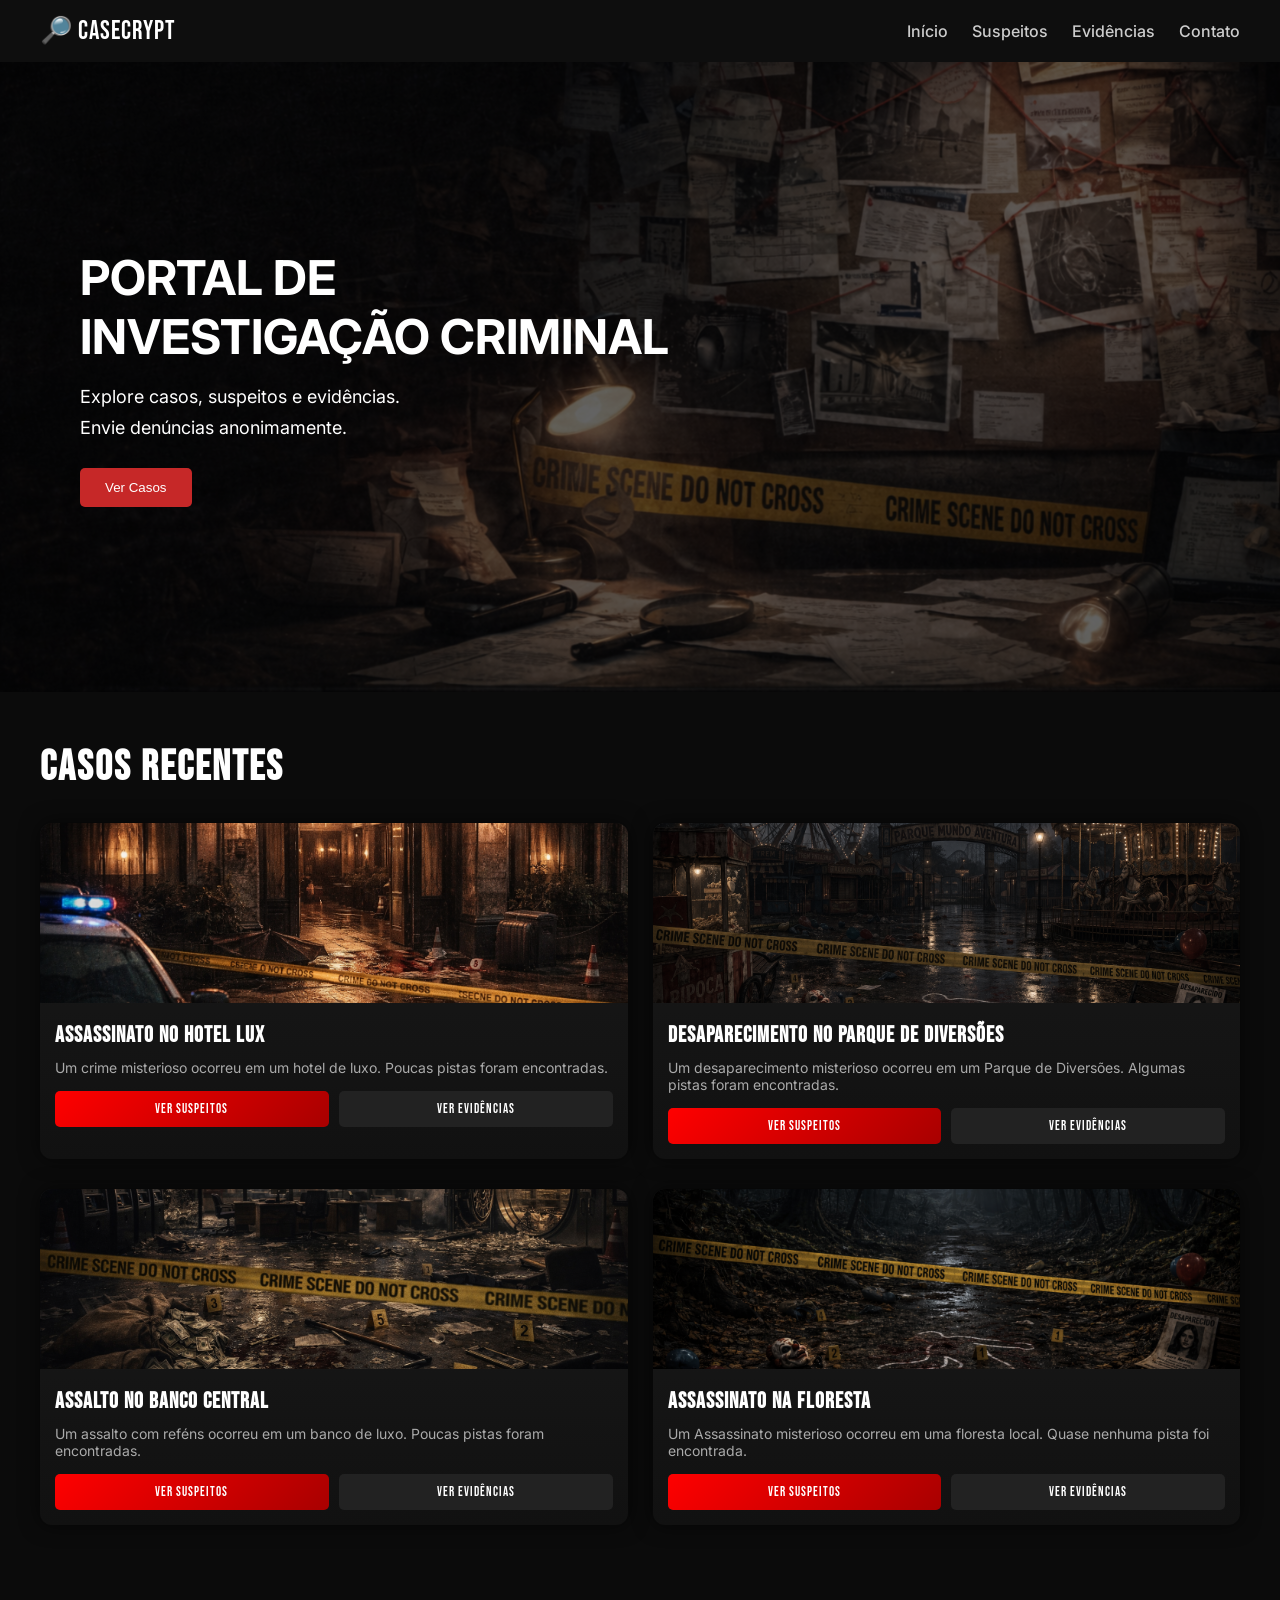
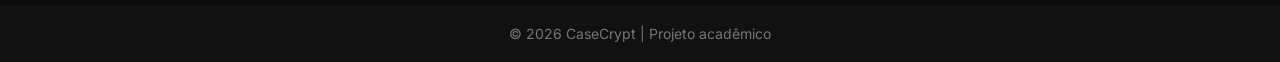
<file: index.html>
<!DOCTYPE html>
<html lang="pt-br">
<head>
    <meta charset="UTF-8">
    <meta name="viewport" content="width=device-width, initial-scale=1.0">
    <title>CaseCrypt</title>

    <link rel="stylesheet" href="style.css">

    <link href="https://fonts.googleapis.com/css2?family=Bebas+Neue&family=Inter:wght@300;400;500&display=swap" rel="stylesheet">

</head>
<body>
    <header class="navbar">
        <div class="logo">🔎 CaseCrypt</div>

        <nav class="menu">
            <a href="index.html">Início</a>
            <a href="suspeito.html">Suspeitos</a>
            <a href="evidencia.html">Evidências</a>
            <a href="forms.html">Contato</a>
        </nav>
    </header>

    <section class="banner">

    <img src="imagem-principal.png" class="bg">

    <div class="overlay">
        <div class="content">
            <h1>PORTAL DE INVESTIGAÇÃO CRIMINAL</h1>
            <p>Explore casos, suspeitos e evidências.</p>
            <p>Envie denúncias anonimamente.</p>
            <button>Ver Casos</button>
        </div>
    </div>

</section>

    <section class="casos-section">

        <h2 class="titulo-secao">Casos recentes</h2>

        <div class="casos-grid">
            <div class="caso-card">
                <img src="hotellux.png">

            <div class="caso-info">
                <h3>Assassinato no Hotel Lux</h3>
                <p>Um crime misterioso ocorreu em um hotel de luxo. Poucas pistas foram encontradas.</p>

            <div class="botoes">
                <a href="suspeito.html" class="btn">Ver suspeitos</a>
                <a href="evidencia.html" class="btn secundario">Ver Evidências</a>
            </div>
            </div>
            </div>

            <div class="caso-card">
                <img src="parqued.png">

            <div class="caso-info">
                <h3>Desaparecimento no Parque de Diversões</h3>
                <p>Um desaparecimento misterioso ocorreu em um Parque de Diversões. Algumas pistas foram encontradas.</p>

            <div class="botoes">
                <a href="suspeito.html" class="btn">Ver suspeitos</a>
                <a href="evidencia.html" class="btn secundario">Ver Evidências</a>
            </div>
            </div>
            </div>
            </div>

         <div class="casos-grid">

             <div class="caso-card">
                 <img src="bancocase.png">
                 
                 <div class="caso-info">
                     <h3>Assalto no Banco Central</h3>
                     <p>Um assalto com reféns ocorreu em um banco de luxo. Poucas pistas foram encontradas.</p>
                     
                     <div class="botoes">
                         <a href="suspeito.html" class="btn">Ver suspeitos</a>
                         <a href="evidencia.html" class="btn secundario">Ver Evidências</a>
                        </div>
                    </div>
                </div>
                
                <div class="caso-card">
                    <img src="florestacase.png">
                    
                    <div class="caso-info">
                        <h3>Assassinato na floresta</h3>
                        <p>Um Assassinato misterioso ocorreu em uma floresta local. Quase nenhuma pista foi encontrada.</p>
                        
                        <div class="botoes">
                            <a href="suspeito.html" class="btn">Ver suspeitos</a>
                            <a href="evidencia.html" class="btn secundario">Ver Evidências</a>
                        </div>
                    </div>
                </div>
            </div>

    </section>

    <footer class="footer-bottom">
        <p>© 2026 CaseCrypt | Projeto acadêmico</p>
    </footer>
</body>
</html>
</file>
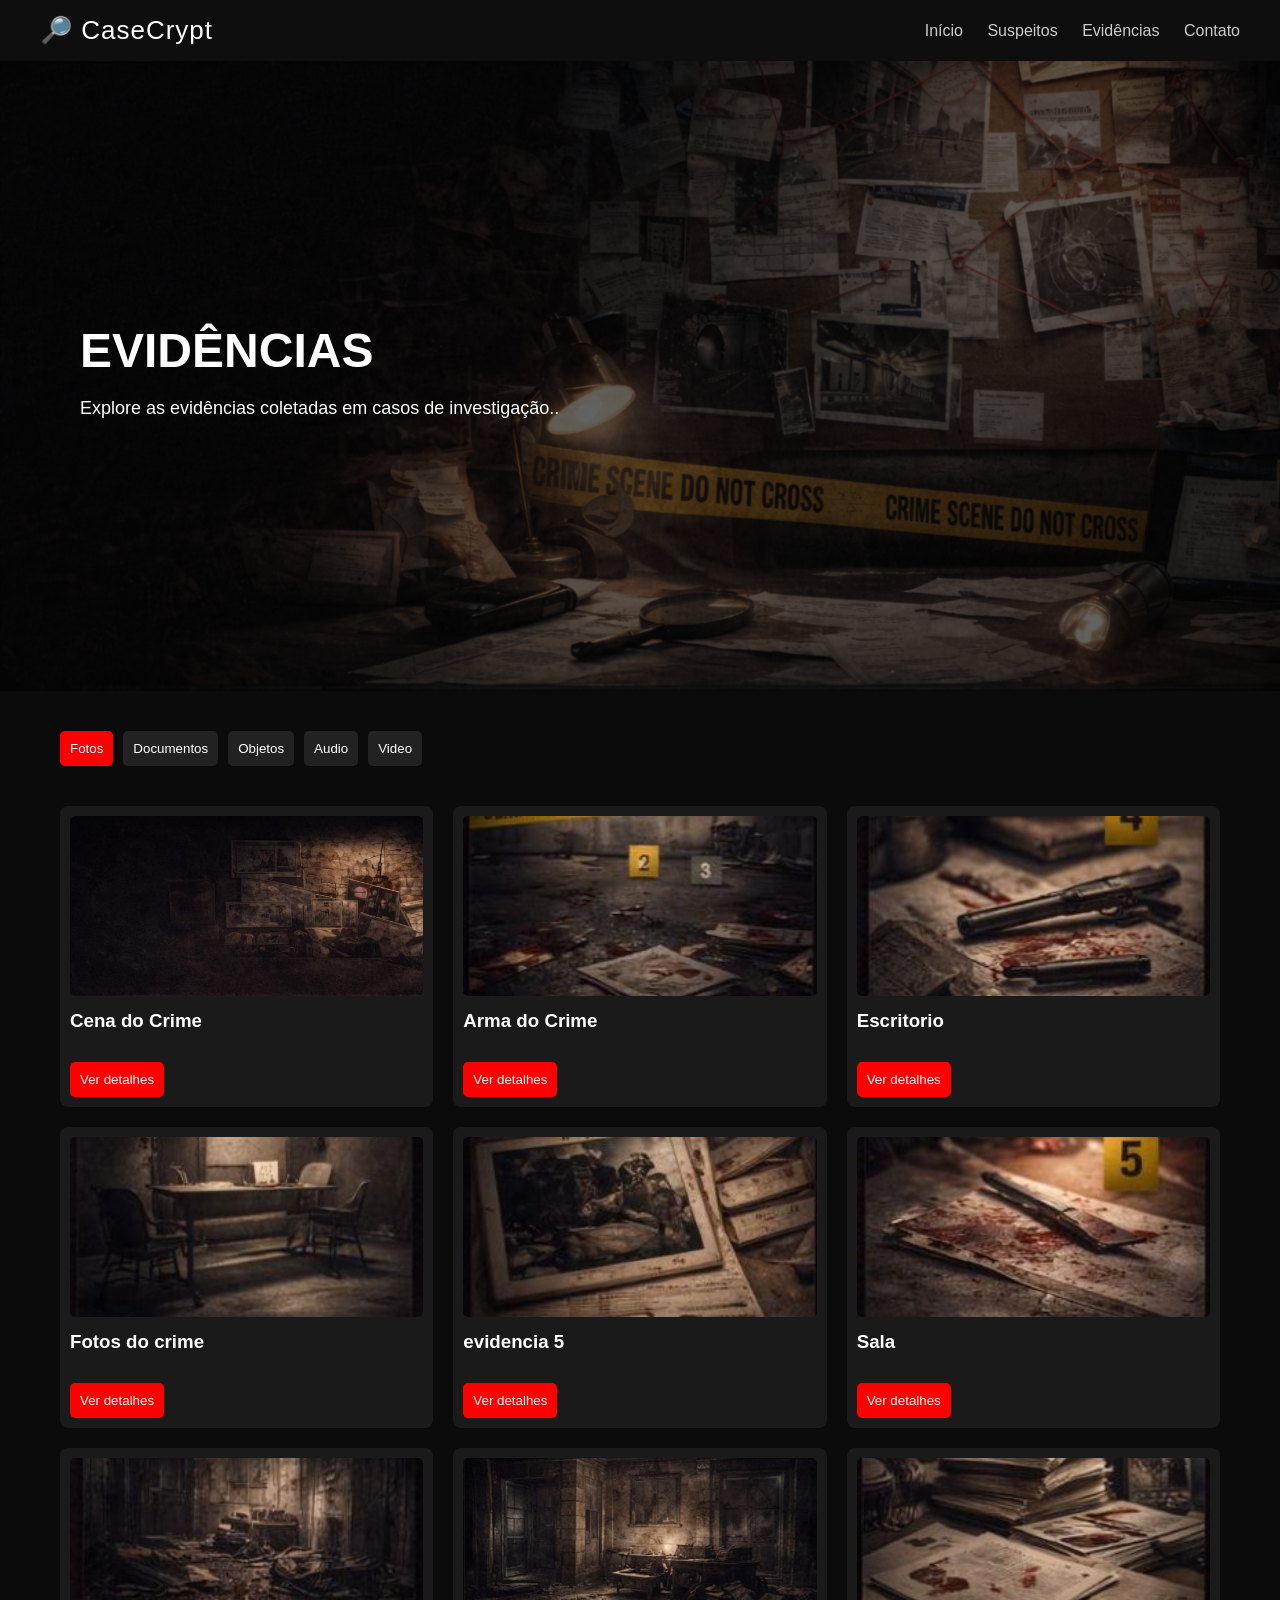
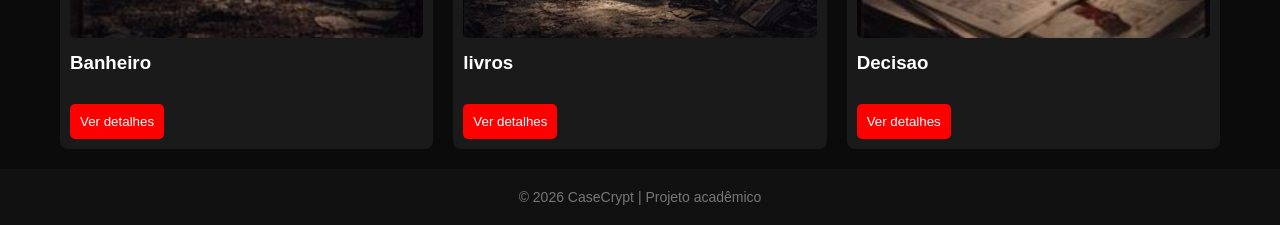
<file: evidencia.html>
<!DOCTYPE html>
<html lang="pt-br">
<head>
    <meta charset="UTF-8">
    <meta name="viewport" content="width=device-width, initial-scale=1.0">
    <title>Evidências</title>
    <link rel="stylesheet" href="style.css">
</head>
<body>  

    <header class="navbar">
        <div class="logo">🔎 CaseCrypt</div>

        <nav class="menu">
            <a href="index.html">Início</a>
            <a href="suspeito.html">Suspeitos</a>
            <a href="evidencia.html">Evidências</a>
            <a href="forms.html">Contato</a>
        </nav>
    </header>

    <section class="banner">

    <img src="imagem-principal.png" class="bg">

    <div class="overlay">
        <div class="content">
            <h1>EVIDÊNCIAS</h1>
            <p>Explore as evidências coletadas em casos de investigação..</p>
        </div>
    </div>

</section>

    <div class="filtros">
        <button class="active">Fotos</button>
        <button> Documentos</button>
        <button>Objetos</button>
        <button> Audio</button>
        <button> Video </button>
    </div>

    <section class="grid">

        <div class ="card">
            <img src="img1.png.jpeg">
            <h3> Cena do Crime</h3>
            <button> Ver detalhes</button>
        </div>

        <div class ="card">
            <img src="img2.png.jpeg">
            <h3> Arma do Crime</h3>
            <button> Ver detalhes</button>
        </div>

          <div class ="card">
            <img src="img3.png.jpeg">
            <h3>Escritorio</h3>
            <button> Ver detalhes</button>
        </div>

        <div class ="card">
            <img src="img4.png.jpeg">
            <h3> Fotos do crime</h3>
            <button> Ver detalhes</button>
        </div>

        <div class ="card">
            <img src="img5.png.jpeg">
            <h3> evidencia 5</h3>
            <button> Ver detalhes</button>
        </div>

        <div class ="card">
            <img src="img6.png.jpeg">
            <h3> Sala</h3>
            <button> Ver detalhes</button>
        </div>
    
          <div class ="card">
            <img src="img7.png.jpeg">
            <h3> Banheiro</h3>
            <button> Ver detalhes</button>
        </div>

        <div class ="card">
            <img src="img8.png.jpeg">
            <h3>livros</h3>
            <button> Ver detalhes</button>
        </div>
        
        <div class ="card">
            <img src="img9.png.jpeg">
            <h3> Decisao</h3>
            <button> Ver detalhes</button>
        </div>
    </section>

     <footer class="footer-bottom">
        <p>© 2026 CaseCrypt | Projeto acadêmico</p>
    </footer>

</body>
</html>
</file>
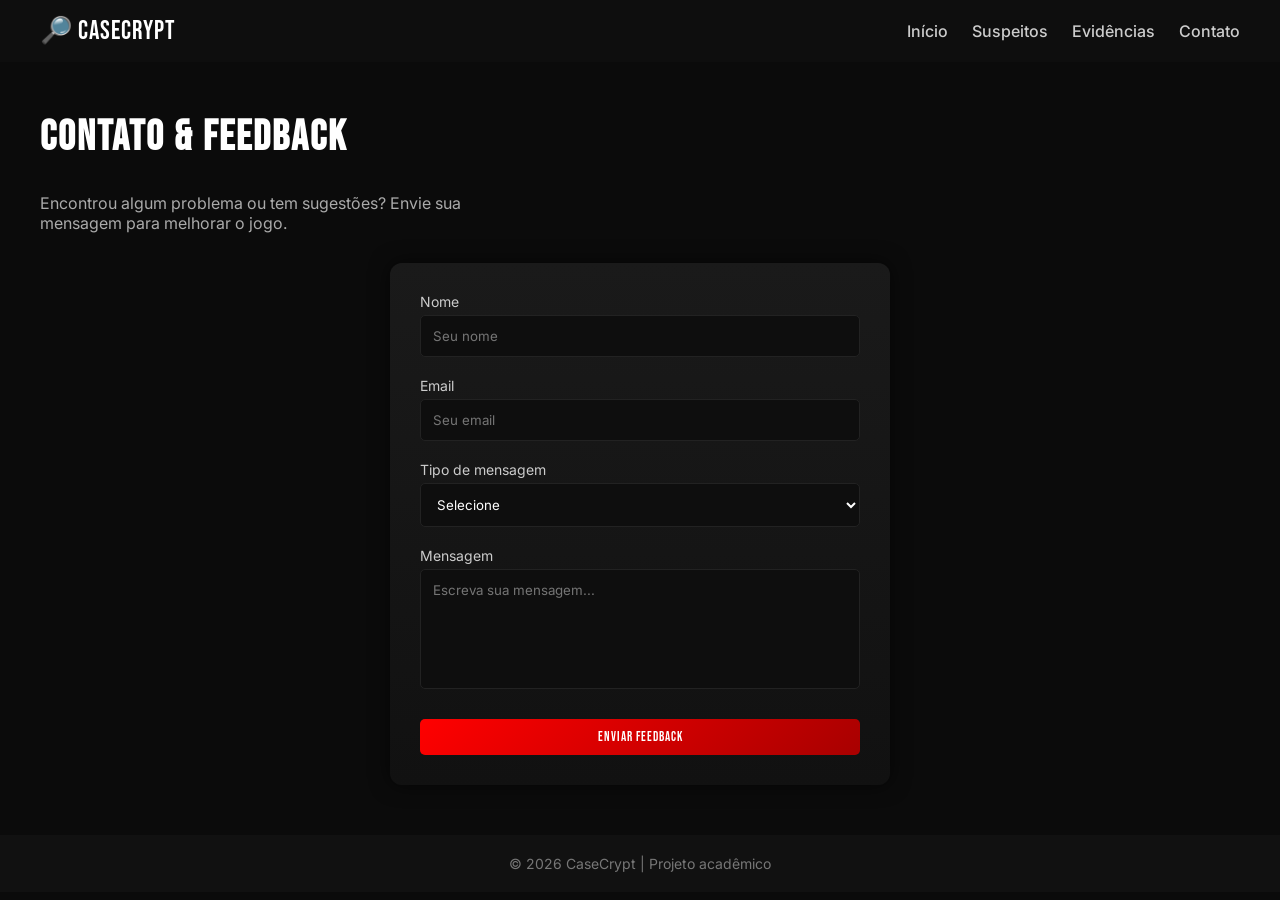
<file: forms.html>
<!DOCTYPE html>
<html lang="pt-br">
<head>
    <meta charset="UTF-8">
    <meta name="viewport" content="width=device-width, initial-scale=1.0">
    <title>CaseCrypt</title>

    <link rel="stylesheet" href="style.css">

    <link href="https://fonts.googleapis.com/css2?family=Bebas+Neue&family=Inter:wght@300;400;500&display=swap" rel="stylesheet">

</head>
<body>
    <header class="navbar">
        <div class="logo">🔎 CaseCrypt</div>

        <nav class="menu">
            <a href="index.html">Início</a>
            <a href="suspeito.html">Suspeitos</a>
            <a href="evidencia.html">Evidências</a>
            <a href="forms.html">Contato</a>
        </nav>
    </header>

    <section class="casos-section">
        <h2 class="titulo-secao">Contato & Feedback</h2>
        <p class="subtitulo">
        Encontrou algum problema ou tem sugestões? Envie sua mensagem para melhorar o jogo.
        </p>

        <div class="form-container">

            <form class="formulario">

            <div class="input-grupo">
                <label>Nome</label>
                <input type="text" placeholder="Seu nome" required>
            </div>

            <div class="input-grupo">
                <label>Email</label>
                <input type="email" placeholder="Seu email" required>
            </div>

            <div class="input-grupo">
                <label>Tipo de mensagem</label>
                <select required>
                    <option value="">Selecione</option>
                    <option>Sugestão</option>
                    <option>Crítica</option>
                    <option>Bug encontrado</option>
                    <option>Elogio</option>
                </select>
            </div>

            <div class="input-grupo">
                <label>Mensagem</label>
                <textarea placeholder="Escreva sua mensagem..." required></textarea>
            </div>

            <button type="submit" class="btn">Enviar Feedback</button>

        </form>

    </div>

    </section>

    <footer class="footer-bottom">
        <p>© 2026 CaseCrypt | Projeto acadêmico</p>
    </footer>
</body>
</html>
</file>
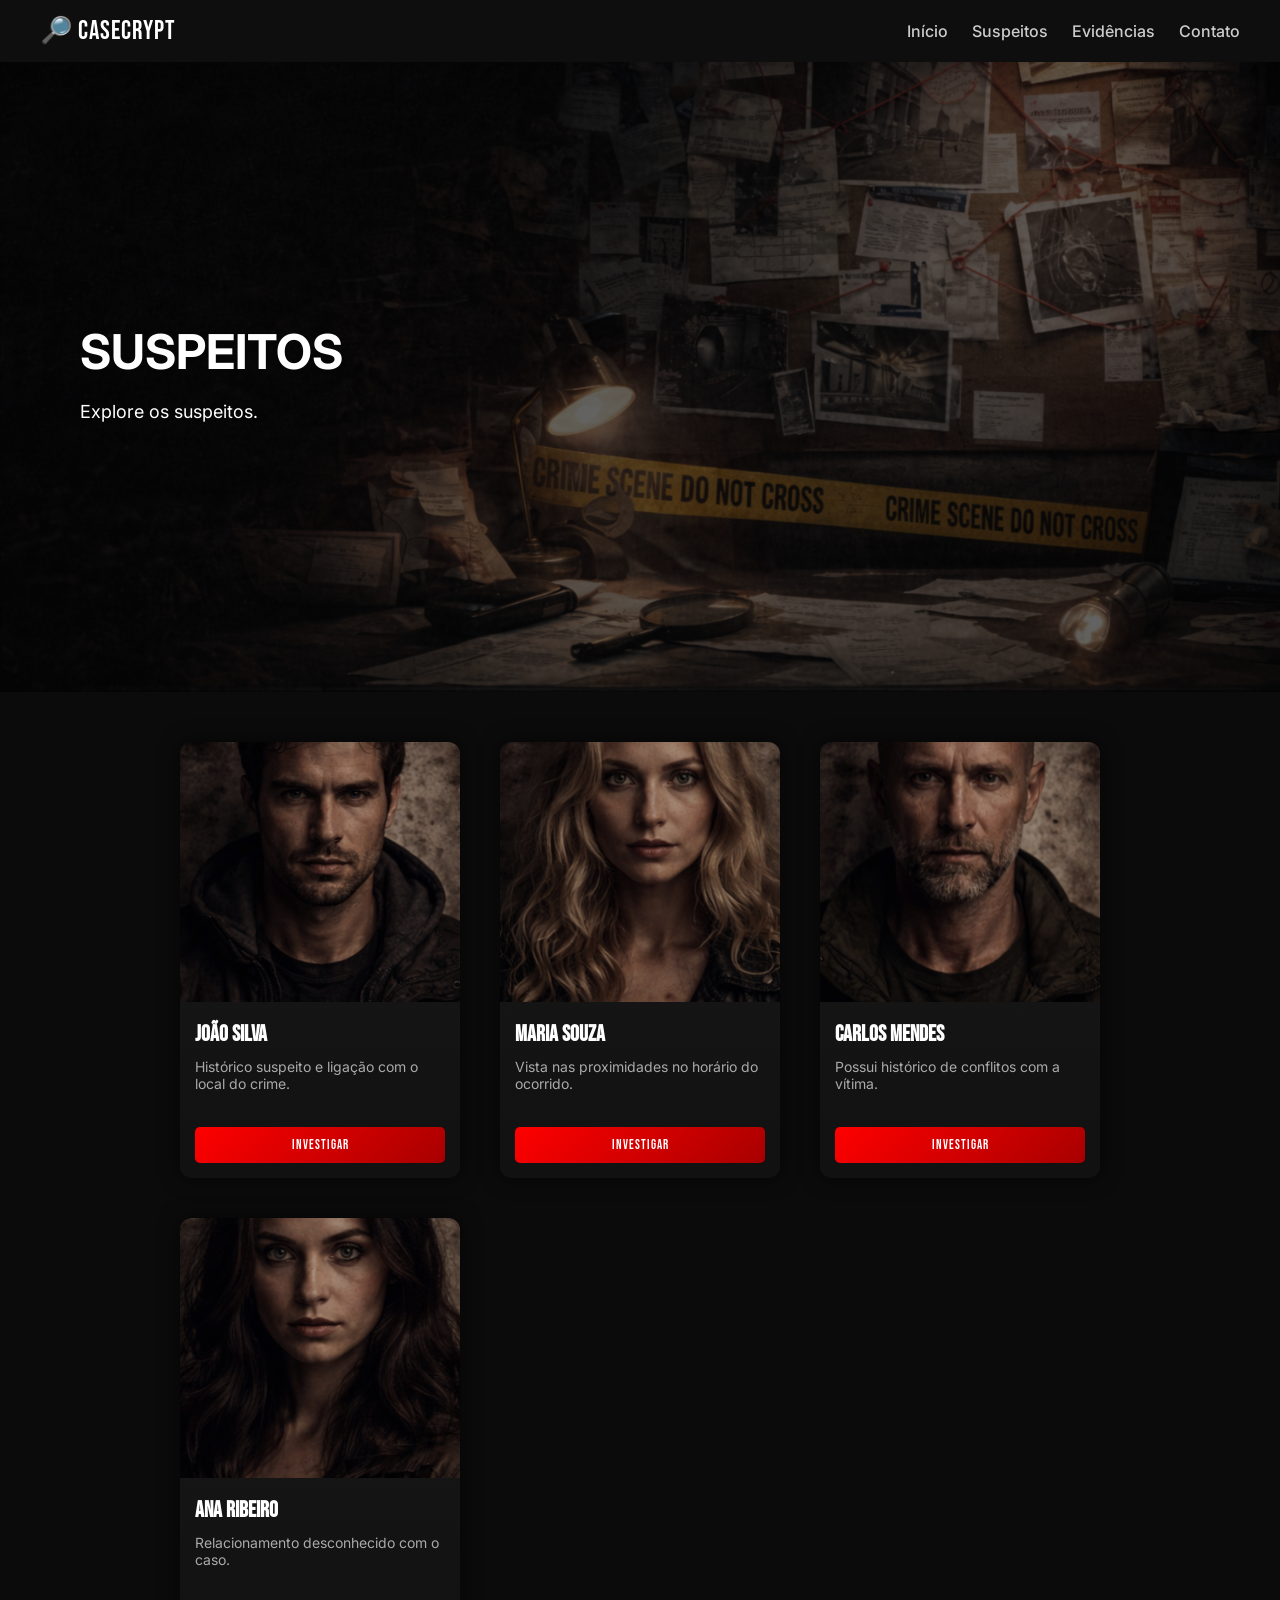
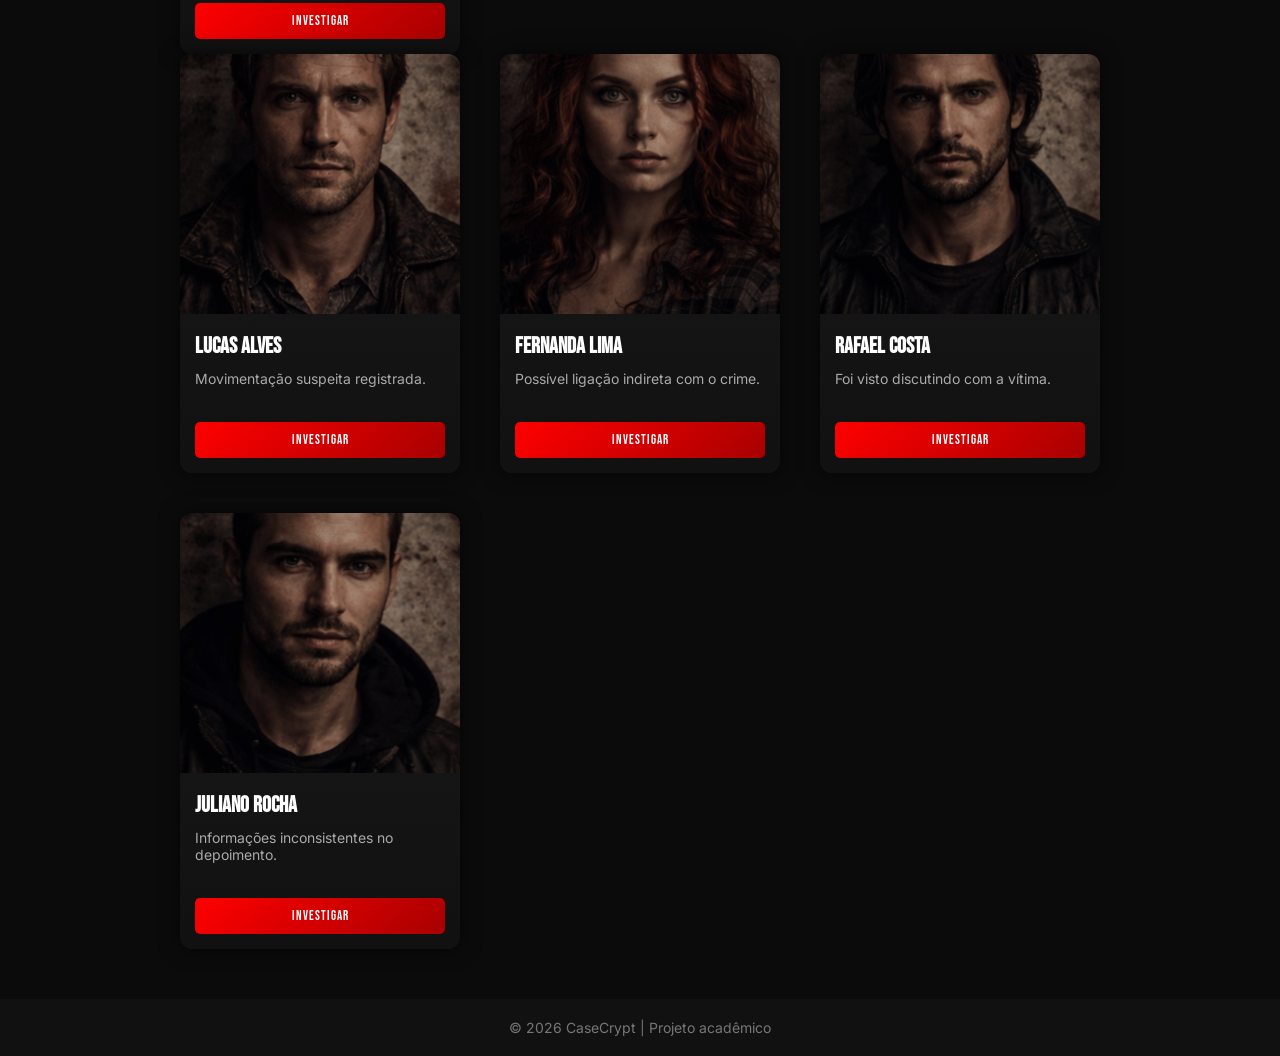
<file: suspeito.html>
<!DOCTYPE html>
<html lang="pt-br">
<head>
    <meta charset="UTF-8">
    <meta name="viewport" content="width=device-width, initial-scale=1.0">
    <title>CaseCrypt</title>

    <link rel="stylesheet" href="style.css">

    <link href="https://fonts.googleapis.com/css2?family=Bebas+Neue&family=Inter:wght@300;400;500&display=swap" rel="stylesheet">

</head>
<body>
      <header class="navbar">
        <div class="logo">🔎 CaseCrypt</div>

        <nav class="menu">
            <a href="index.html">Início</a>
            <a href="suspeito.html">Suspeitos</a>
            <a href="evidencia.html">Evidências</a>
            <a href="forms.html">Contato</a>
        </nav>
    </header>

    <section class="banner">

    <img src="imagem-principal.png" class="bg">

    <div class="overlay">
        <div class="content">
            <h1>SUSPEITOS</h1>
            <p>Explore os suspeitos.</p>
        </div>
    </div>

</section>

    <section class="casos-section">

        <div class="suspeitos-grid">

            <div class="suspeito-card">
            <img src="Suspeito1.png">
            <div class="suspeito-info">
                <h3>João Silva</h3>
                <p>Histórico suspeito e ligação com o local do crime.</p>
                <button class="btn">Investigar</button>
            </div>
            </div>

            <div class="suspeito-card">
            <img src="suspeita3.png">
            <div class="suspeito-info">
                <h3>Maria Souza</h3>
                <p>Vista nas proximidades no horário do ocorrido.</p>
                <button class="btn">Investigar</button>
            </div>
        </div>

            <div class="suspeito-card">
            <img src="suspeito2.png">
            <div class="suspeito-info">
                <h3>Carlos Mendes</h3>
                <p>Possui histórico de conflitos com a vítima.</p>
                <button class="btn">Investigar</button>
            </div>
        </div>

        <div class="suspeito-card">
            <img src="suspeita5.png">
            <div class="suspeito-info">
                <h3>Ana Ribeiro</h3>
                <p>Relacionamento desconhecido com o caso.</p>
                <button class="btn">Investigar</button>
            </div>
            </div>
        </div>

        <div class="suspeitos-grid">

        <div class="suspeito-card">
            <img src="suspeito4.png">
            <div class="suspeito-info">
                <h3>Lucas Alves</h3>
                <p>Movimentação suspeita registrada.</p>
                <button class="btn">Investigar</button>
            </div>
        </div>

        <div class="suspeito-card">
            <img src="suspeita6.png">
            <div class="suspeito-info">
                <h3>Fernanda Lima</h3>
                <p>Possível ligação indireta com o crime.</p>
                <button class="btn">Investigar</button>
            </div>
        </div>

          <div class="suspeito-card">
            <img src="suspeito7.png">
            <div class="suspeito-info">
                <h3>Rafael Costa</h3>
                <p>Foi visto discutindo com a vítima.</p>
                <button class="btn">Investigar</button>
            </div>
        </div>

        <div class="suspeito-card">
            <img src="suspeito8.png">
            <div class="suspeito-info">
                <h3>Juliano Rocha</h3>
                <p>Informações inconsistentes no depoimento.</p>
                <button class="btn">Investigar</button>
            </div>
        </div>

        </div>

    </section>

    <footer class="footer-bottom">
        <p>© 2026 CaseCrypt | Projeto acadêmico</p>
    </footer>
</body>
</html>
</file>
<file: style.css>
* {
    margin: 0;
    padding: 0;
    box-sizing: border-box;
}

body {
    background: #0b0b0b;
    color: #fff;
    font-family: 'Inter', sans-serif;
}

.navbar {
    display: flex;
    justify-content: space-between;
    align-items: center;
    padding: 15px 40px;
    background: rgba(15, 15, 15, 0.9);
    backdrop-filter: blur(5px);
    position: sticky;
    top: 0;
    z-index: 100;
}

.logo {
    font-family: 'Bebas Neue', sans-serif;
    font-size: 26px;
    letter-spacing: 1px;
}

.menu a {
    margin-left: 20px;
    text-decoration: none;
    color: #ccc;
    transition: 0.3s;
    font-weight: 500;
}

.menu a:hover {
    color: red;
}

.casos-section {
    padding: 50px 40px;
}

.titulo-secao {
    font-family: 'Bebas Neue', sans-serif;
    font-size: 42px;
    margin-bottom: 30px;
    letter-spacing: 2px;
}

.casos-grid {
    display: grid;
    grid-template-columns: repeat(auto-fit, minmax(300px, 1fr));
    gap: 25px;
    margin-bottom: 30px;
}

.caso-card {
    background: linear-gradient(180deg, #1a1a1a, #111);
    border-radius: 12px;
    overflow: hidden;
    box-shadow: 0 0 20px rgba(0,0,0,0.6);
    transition: 0.4s;
    position: relative;
}

.caso-card:hover {
    transform: translateY(-10px) scale(1.02);
    box-shadow: 0 0 25px rgba(255, 0, 0, 0.2);
}

.caso-card img {
    width: 100%;
    height: 180px;
    object-fit: cover;
}

.caso-info {
    padding: 15px;
}

.caso-info h3 {
    font-family: 'Bebas Neue', sans-serif;
    font-size: 22px;
    margin-bottom: 10px;
    letter-spacing: 1px;
}

.caso-info p {
    font-size: 14px;
    color: #aaa;
    margin-bottom: 15px;
}

.botoes {
    display: flex;
    gap: 10px;
}

.btn {
    flex: 1;
    text-align: center;
    padding: 10px;
    background: linear-gradient(135deg, #ff0000, #a80000);
    color: white;
    text-decoration: none;
    border-radius: 5px;
    font-size: 13px;
    font-family: 'Bebas Neue', sans-serif;
    letter-spacing: 1px;
    transition: 0.3s;
}

.btn:hover {
    transform: scale(1.05);
    background: linear-gradient(135deg, #ff1a1a, #800000);
}

.secundario {
    background: #222;
}

.secundario:hover {
    background: #333;
}

.footer-bottom {
    text-align: center;
    padding: 20px;
    background: #111;
    color: #777;
    font-size: 14px;
}

.caso-card {
    opacity: 0;
    transform: translateY(20px);
    animation: aparecer 0.6s forwards;
}

.caso-card:nth-child(2) {
    animation-delay: 0.2s;
}

.form-container {
    display: flex;
    justify-content: center;
}

.formulario {
    background: linear-gradient(180deg, #1a1a1a, #111);
    padding: 30px;
    border-radius: 12px;
    width: 100%;
    max-width: 500px;
    box-shadow: 0 0 20px rgba(0,0,0,0.6);
    animation: aparecer 0.6s forwards;
}

.input-grupo {
    display: flex;
    flex-direction: column;
    margin-bottom: 20px;
}

.input-grupo label {
    margin-bottom: 5px;
    font-size: 14px;
    color: #ccc;
}

.input-grupo input,
.input-grupo select,
.input-grupo textarea {
    padding: 12px;
    background: #0e0e0e;
    border: 1px solid #222;
    color: white;
    border-radius: 5px;
    font-family: 'Inter', sans-serif;
    transition: 0.3s;
}

.input-grupo input:focus,
.input-grupo select:focus,
.input-grupo textarea:focus {
    outline: none;
    border: 1px solid red;
    box-shadow: 0 0 5px rgba(255,0,0,0.3);
}

textarea {
    resize: none;
    height: 120px;
}

.formulario .btn {
    width: 100%;
    margin-top: 10px;
}

.subtitulo {
    color: #aaa;
    margin-bottom: 30px;
    max-width: 500px;
}

.suspeitos-grid {
    display: grid;
    grid-template-columns: repeat(auto-fit, minmax(250px, 280px));
    justify-content: center;
    gap: 40px;
}

.suspeito-card {
    background: linear-gradient(180deg, #1a1a1a, #111);
    border-radius: 12px;
    overflow: hidden;
    transition: 0.4s;
    box-shadow: 0 0 20px rgba(0,0,0,0.6);
}

.suspeito-card:hover {
    transform: translateY(-10px) scale(1.03);
    box-shadow: 0 0 25px rgba(255, 0, 0, 0.2);
}

.suspeito-card img {
    width: 100%;
    height: 260px;
    object-fit: cover;
    filter: brightness(0.8);
}

.suspeito-info {
    padding: 15px;
}

.suspeito-info h3 {
    font-family: 'Bebas Neue', sans-serif;
    font-size: 22px;
    margin-bottom: 10px;
}

.suspeito-info p {
    font-size: 14px;
    color: #aaa;
    margin-bottom: 15px;
}

.suspeito-info .btn {
    width: 100%;
}

* {
    margin: 0;
    padding: 0;
    box-sizing: border-box;
}

.banner {
    position: relative;
    height: 70vh;
    overflow: hidden;
}

.bg {
    position: absolute;
    width: 100%;
    height: 100%;
    object-fit: cover;
}

.overlay {
    position: absolute;
    top: 0;
    left: 0;
    width: 100%;
    height: 100%;

    background: rgba(0,0,0,0.6);

    display: flex;
    align-items: center;
}

.content {
    color: white;
    max-width: 600px;
    margin-left: 80px;
}

.content h1 {
    font-size: 48px;
    margin-bottom: 20px;
}

.content p {
    font-size: 18px;
    margin-bottom: 10px;
}

button {
    margin-top: 20px;
    padding: 12px 25px;
    background-color: #c62828;
    color: white;
    border: none;
    border-radius: 5px;
    cursor: pointer;
}

button:hover {
    background-color: #a61b1b;
}

    .filtros {
    display: flex;
    gap: 10px;
    padding: 20px 60px;
    }

    .filtros button {
    padding: 10px;
    background: #222;
    border: none;
    color: white;
    cursor: pointer;
    }

    .filtros .active {
    background: red;
    }

    .grid {
    display: grid;
    grid-template-columns: repeat(3, 1fr);
    gap: 20px;
    padding: 20px 60px;
    }

    .card {
    background: #1a1a1a;
    padding: 10px;
    border-radius: 8px;
    }
    .card img {
    width: 100%;
    height: 180px;
    object-fit: cover;
    border-radius: 5px;
    }

    .card h3 {
    margin: 10px 0;
    }

    .card button {
    background: red;
    border: none;
    padding: 10px;
    color: white;
    cursor: pointer;
    }


@keyframes aparecer {
    to {
        opacity: 1;
        transform: translateY(0);
    }
}

@media (max-width: 768px) {
    .navbar {
        flex-direction: column;
        gap: 10px;
    }

    .menu {
        display: flex;
        flex-wrap: wrap;
        justify-content: center;
    }

    .casos-section {
        padding: 30px 20px;
    }

      .casos-grid {
        grid-template-columns: 1fr;
    }
}
</file>
